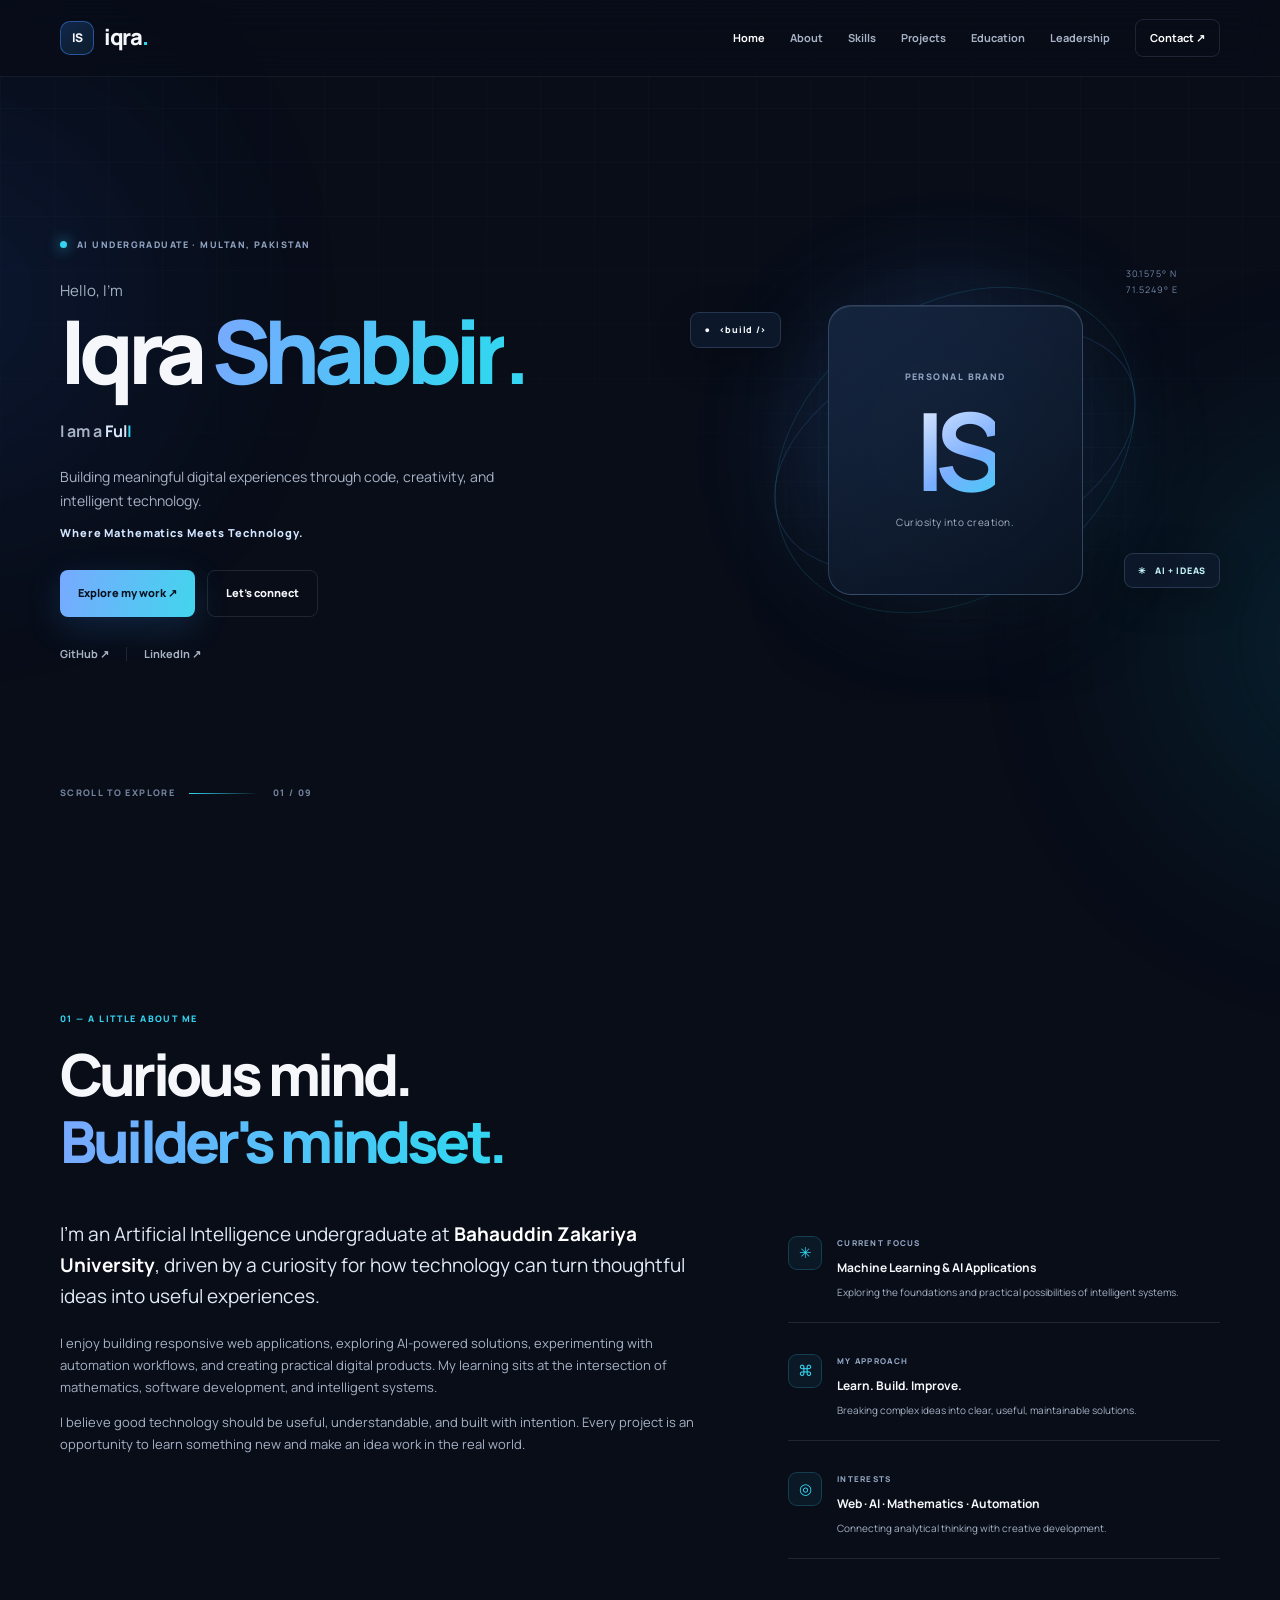
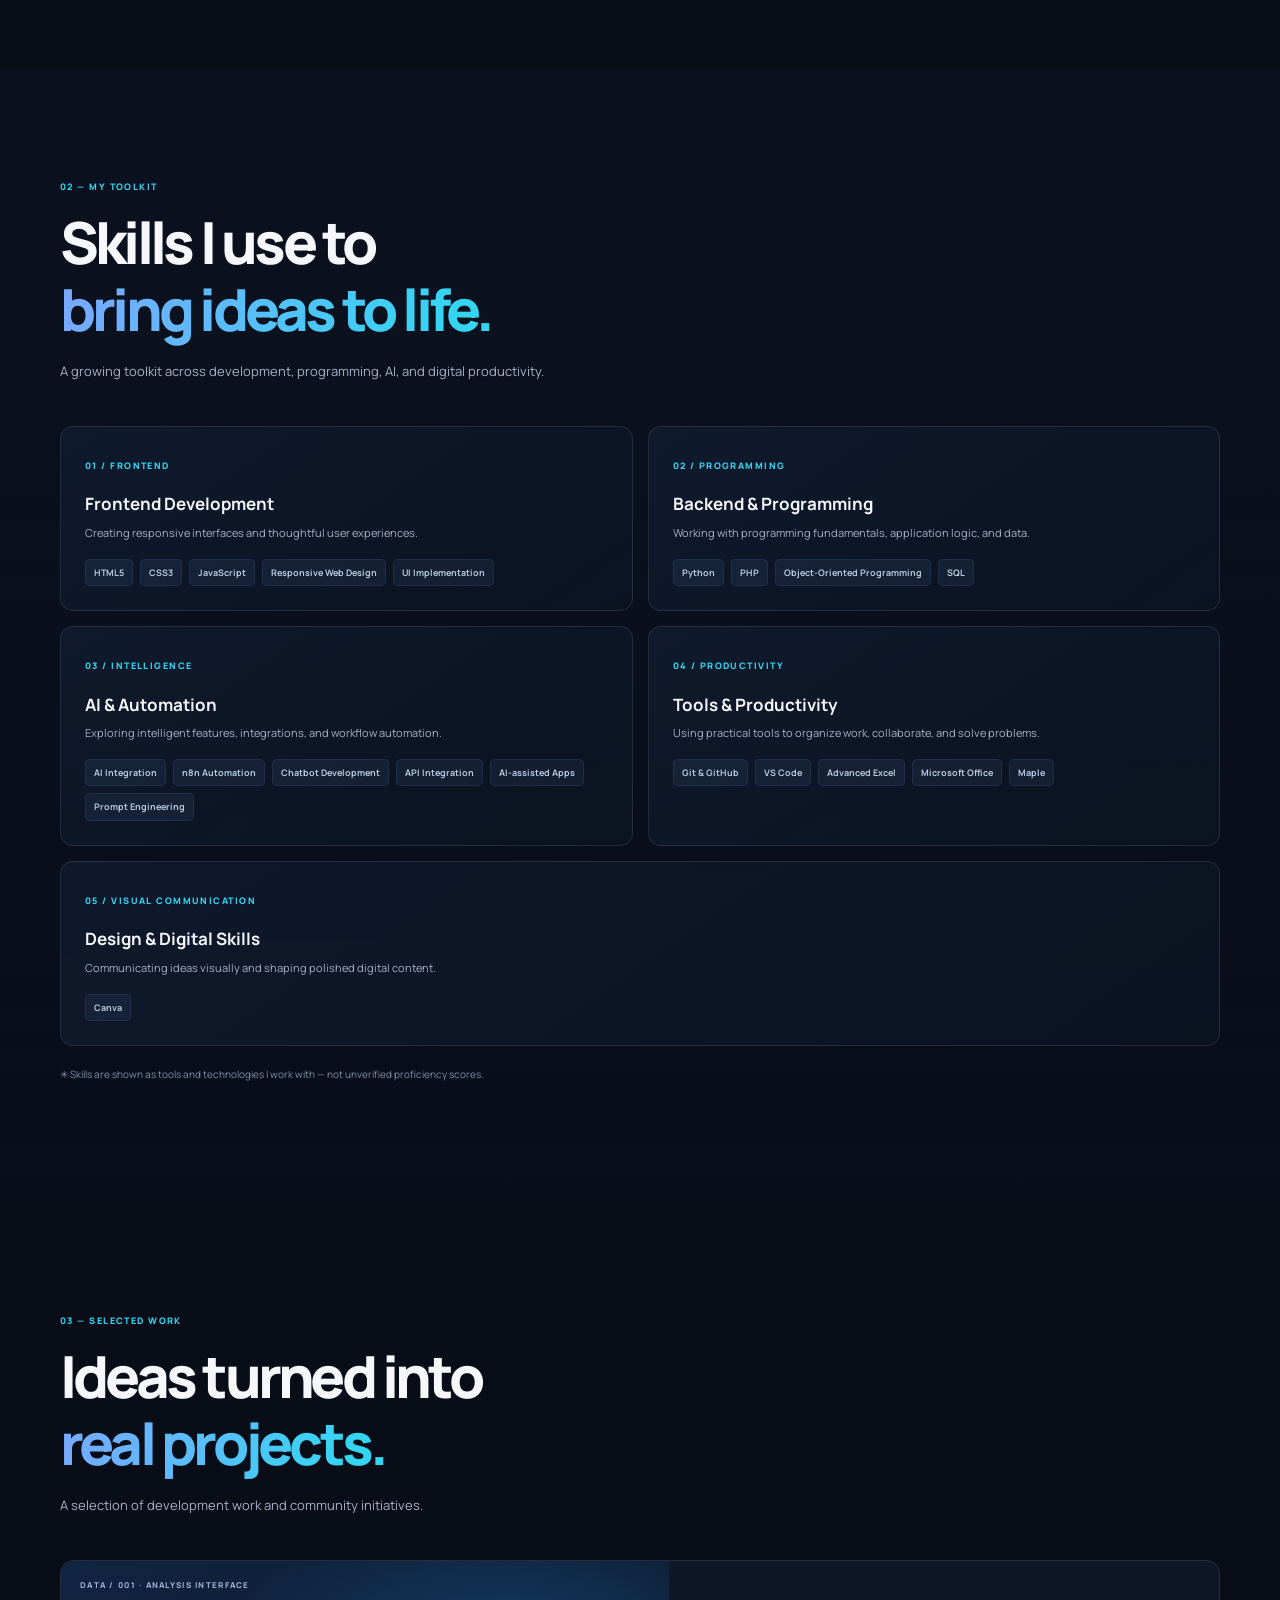
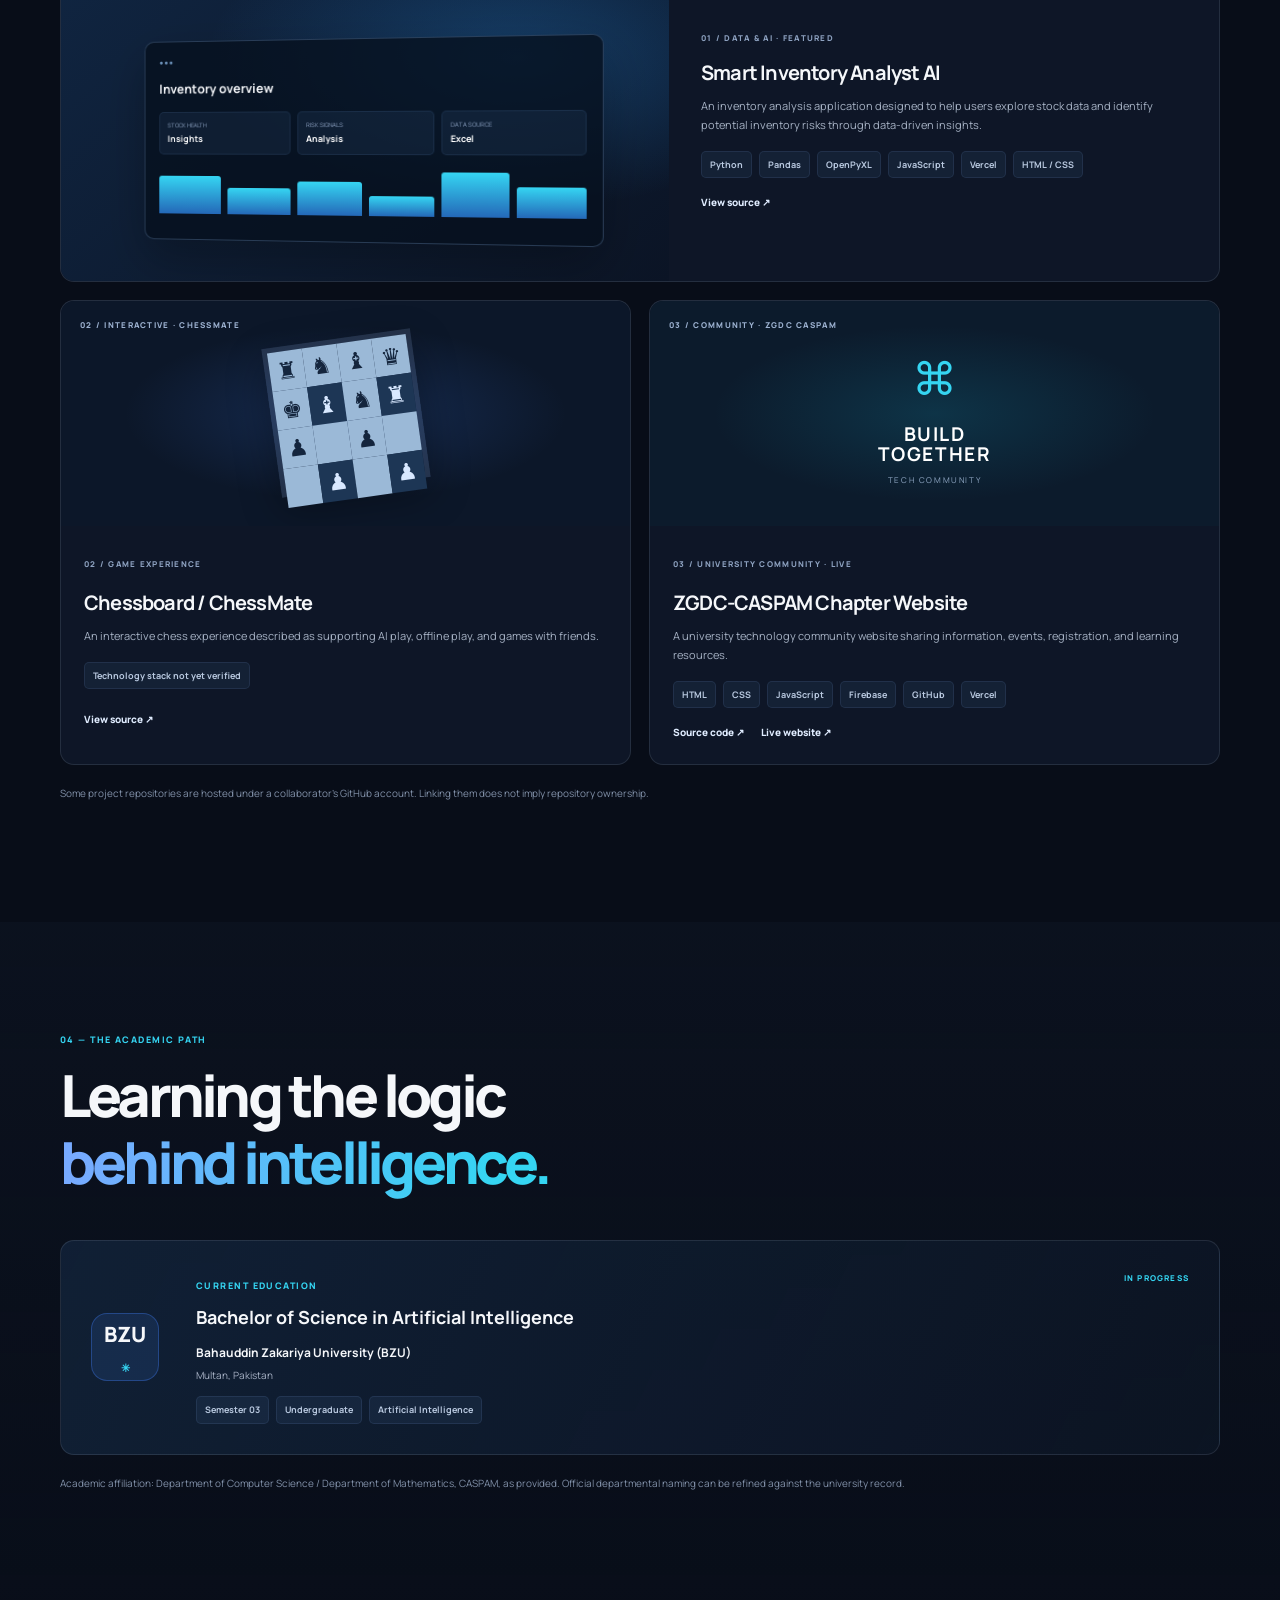
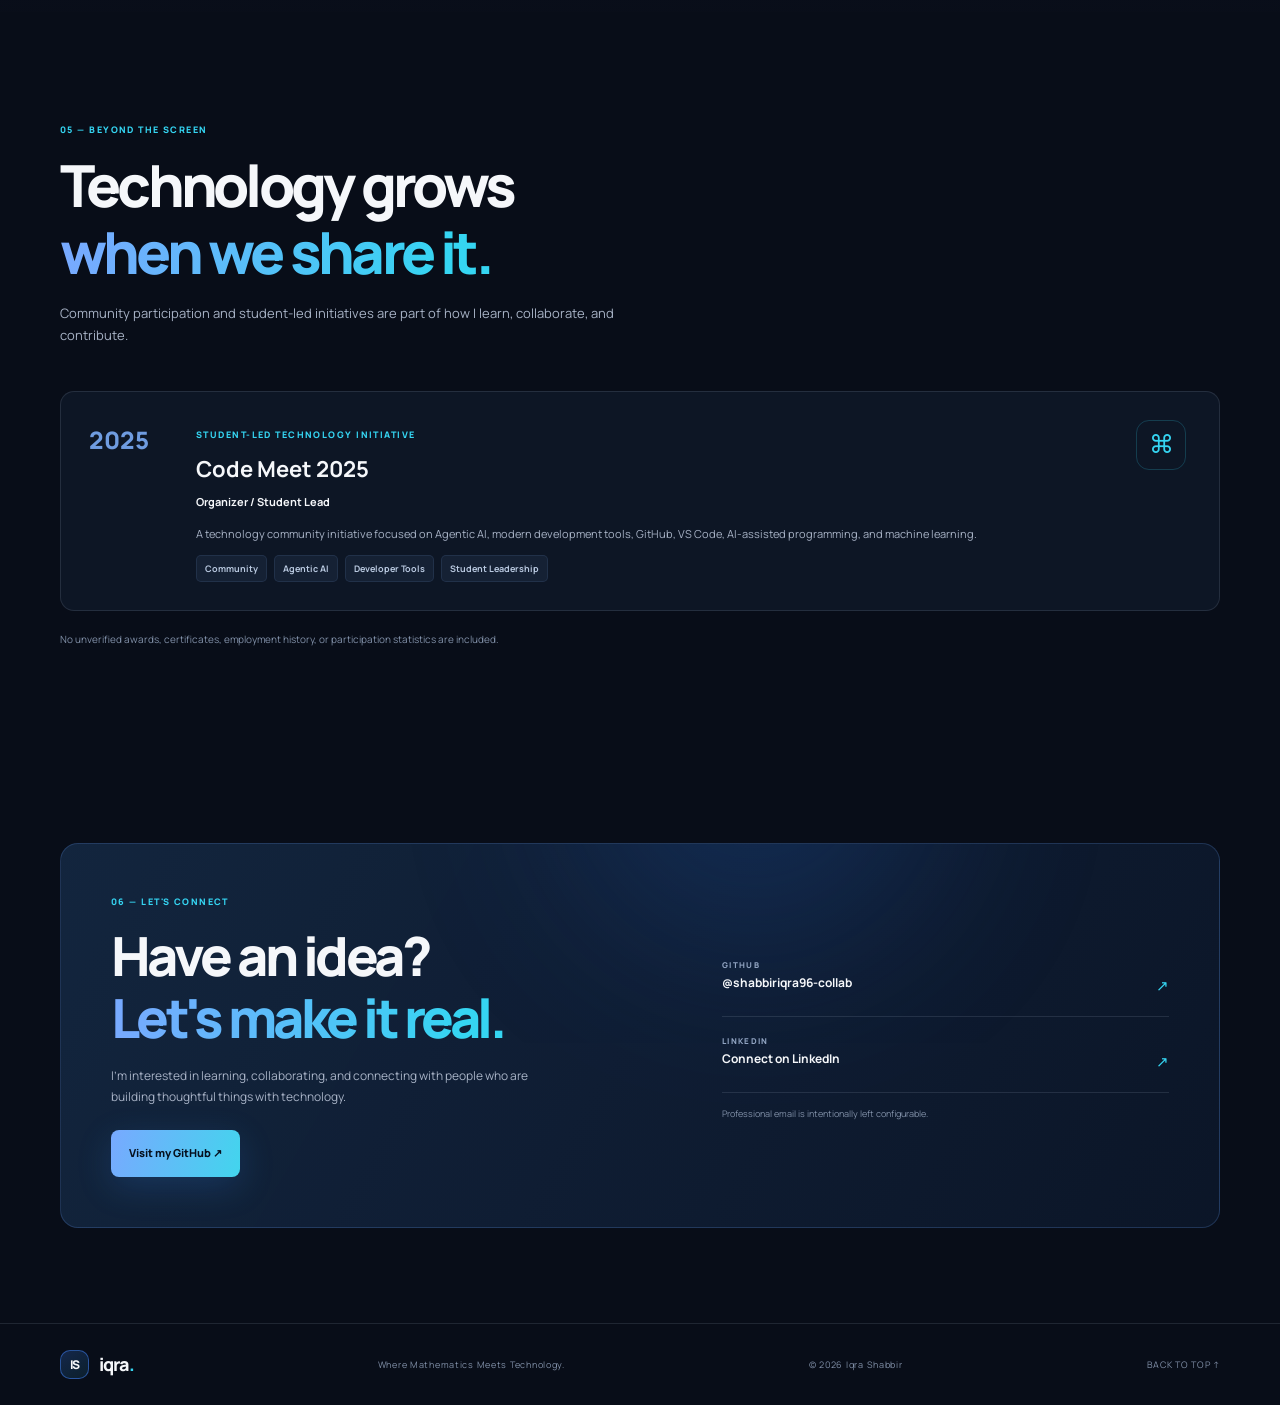
<file: index.html>
<!doctype html>
<html lang="en">
<head>
<meta charset="utf-8"><meta name="viewport" content="width=device-width,initial-scale=1">
<meta name="theme-color" content="#080d18">
<meta name="description" content="Iqra Shabbir — AI undergraduate, full-stack web developer, and AI & automation enthusiast. Where Mathematics Meets Technology.">
<meta name="author" content="Iqra Shabbir">
<meta property="og:title" content="Iqra Shabbir | AI Student & Developer">
<meta property="og:description" content="Building meaningful digital experiences through code, creativity, and intelligent technology.">
<meta property="og:type" content="website">
<title>Iqra Shabbir | AI Student & Full-Stack Developer</title>
<link rel="icon" href="assets/favicon.svg" type="image/svg+xml">
<link rel="preconnect" href="https://fonts.googleapis.com"><link rel="preconnect" href="https://fonts.gstatic.com" crossorigin>
<link href="https://fonts.googleapis.com/css2?family=Manrope:wght@400;500;600;700;800&display=swap" rel="stylesheet">
<link rel="stylesheet" href="style.css"><script src="script.js" defer></script>
</head>
<body>
<a class="skip" href="#main">Skip to content</a>
<div class="ambient a1"></div><div class="ambient a2"></div>
<header class="header"><nav class="nav wrap" aria-label="Main navigation">
<a class="brand" href="#home"><span class="brand-mark">IS</span><span>iqra<span class="cyan">.</span></span></a>
<button class="menu-toggle" aria-label="Open navigation menu" aria-expanded="false" aria-controls="nav-links"><i></i><i></i></button>
<div class="nav-links" id="nav-links">
<a href="#home">Home</a><a href="#about">About</a><a href="#skills">Skills</a><a href="#projects">Projects</a><a href="#education">Education</a><a href="#leadership">Leadership</a><a class="nav-cta" href="#contact">Contact ↗</a>
</div></nav></header>
<main id="main">
<section class="hero" id="home"><div class="wrap hero-grid">
<div class="hero-copy reveal"><p class="eyebrow"><span class="dot"></span> AI UNDERGRADUATE · MULTAN, PAKISTAN</p>
<p class="hello">Hello, I'm</p><h1>Iqra <span class="gradient">Shabbir</span><b>.</b></h1>
<div class="role">I am a <strong class="typed-role">Full-Stack Web Developer</strong><span class="cursor">|</span></div>
<p class="hero-desc">Building meaningful digital experiences through code, creativity, and intelligent technology.</p>
<p class="tagline">Where Mathematics Meets Technology.</p>
<div class="actions"><a class="btn primary" href="#projects">Explore my work ↗</a><a class="btn secondary" href="#contact">Let's connect</a></div>
<div class="social"><a href="https://github.com/shabbiriqra96-collab" target="_blank" rel="noopener">GitHub ↗</a><span></span><a href="https://www.linkedin.com/feed/" target="_blank" rel="noopener">LinkedIn ↗</a></div>
</div>
<div class="hero-art reveal" aria-label="IS initials personal brand mark"><div class="art-grid"></div><div class="orbit o1"></div><div class="orbit o2"></div><div class="glow"></div>
<div class="monogram"><small>PERSONAL BRAND</small><strong>IS</strong><span>Curiosity into creation<span class="cyan">.</span></span></div>
<span class="float-chip chip1">● &nbsp; &lt;build /&gt;</span><span class="float-chip chip2">✳ &nbsp; AI + IDEAS</span><span class="coords">30.1575° N<br>71.5249° E</span>
</div></div><div class="wrap scroll-hint">SCROLL TO EXPLORE <span></span> 01 / 09</div></section>

<section class="section" id="about"><div class="wrap"><div class="section-head reveal"><p class="kicker">01 — A LITTLE ABOUT ME</p><h2>Curious mind.<br><span class="gradient">Builder's mindset.</span></h2></div>
<div class="about-grid"><div class="about-copy reveal"><p class="lead">I’m an Artificial Intelligence undergraduate at <b>Bahauddin Zakariya University</b>, driven by a curiosity for how technology can turn thoughtful ideas into useful experiences.</p>
<p>I enjoy building responsive web applications, exploring AI-powered solutions, experimenting with automation workflows, and creating practical digital products. My learning sits at the intersection of mathematics, software development, and intelligent systems.</p>
<p>I believe good technology should be useful, understandable, and built with intention. Every project is an opportunity to learn something new and make an idea work in the real world.</p></div>
<div class="about-aside reveal">
<div class="note"><span>✳</span><div><small>CURRENT FOCUS</small><b>Machine Learning & AI Applications</b><p>Exploring the foundations and practical possibilities of intelligent systems.</p></div></div>
<div class="note"><span>⌘</span><div><small>MY APPROACH</small><b>Learn. Build. Improve.</b><p>Breaking complex ideas into clear, useful, maintainable solutions.</p></div></div>
<div class="note"><span>◎</span><div><small>INTERESTS</small><b>Web · AI · Mathematics · Automation</b><p>Connecting analytical thinking with creative development.</p></div></div>
</div></div></div></section>

<section class="section tinted" id="skills"><div class="wrap"><div class="section-head reveal"><p class="kicker">02 — MY TOOLKIT</p><h2>Skills I use to<br><span class="gradient">bring ideas to life.</span></h2><p class="intro">A growing toolkit across development, programming, AI, and digital productivity.</p></div>
<div class="skills-grid">
<article class="skill reveal"><small>01 / FRONTEND</small><h3>Frontend Development</h3><p>Creating responsive interfaces and thoughtful user experiences.</p><div class="tags"><span>HTML5</span><span>CSS3</span><span>JavaScript</span><span>Responsive Web Design</span><span>UI Implementation</span></div></article>
<article class="skill reveal"><small>02 / PROGRAMMING</small><h3>Backend & Programming</h3><p>Working with programming fundamentals, application logic, and data.</p><div class="tags"><span>Python</span><span>PHP</span><span>Object-Oriented Programming</span><span>SQL</span></div></article>
<article class="skill reveal"><small>03 / INTELLIGENCE</small><h3>AI & Automation</h3><p>Exploring intelligent features, integrations, and workflow automation.</p><div class="tags"><span>AI Integration</span><span>n8n Automation</span><span>Chatbot Development</span><span>API Integration</span><span>AI-assisted Apps</span><span>Prompt Engineering</span></div></article>
<article class="skill reveal"><small>04 / PRODUCTIVITY</small><h3>Tools & Productivity</h3><p>Using practical tools to organize work, collaborate, and solve problems.</p><div class="tags"><span>Git & GitHub</span><span>VS Code</span><span>Advanced Excel</span><span>Microsoft Office</span><span>Maple</span></div></article>
<article class="skill wide reveal"><small>05 / VISUAL COMMUNICATION</small><h3>Design & Digital Skills</h3><p>Communicating ideas visually and shaping polished digital content.</p><div class="tags"><span>Canva</span></div></article>
</div><p class="fineprint">✳ Skills are shown as tools and technologies I work with — not unverified proficiency scores.</p></div></section>

<section class="section" id="projects"><div class="wrap"><div class="section-head reveal"><p class="kicker">03 — SELECTED WORK</p><h2>Ideas turned into<br><span class="gradient">real projects.</span></h2><p class="intro">A selection of development work and community initiatives.</p></div>
<div class="projects">
<article class="project featured reveal"><div class="project-art inventory"><div class="art-label">DATA / 001 · ANALYSIS INTERFACE</div><div class="mock"><div class="mock-dots">● ● ●</div><b>Inventory overview</b><div class="mock-stats"><span>STOCK HEALTH<strong>Insights</strong></span><span>RISK SIGNALS<strong>Analysis</strong></span><span>DATA SOURCE<strong>Excel</strong></span></div><div class="bars"><i></i><i></i><i></i><i></i><i></i><i></i></div></div></div>
<div class="project-body"><small>01 / DATA & AI · FEATURED</small><h3>Smart Inventory Analyst AI</h3><p>An inventory analysis application designed to help users explore stock data and identify potential inventory risks through data-driven insights.</p><div class="tags"><span>Python</span><span>Pandas</span><span>OpenPyXL</span><span>JavaScript</span><span>Vercel</span><span>HTML / CSS</span></div><a class="project-link" href="https://github.com/rebiyamalik/smart-inventory-vercel" target="_blank" rel="noopener">View source ↗</a></div></article>
<article class="project reveal"><div class="project-art chess"><div class="art-label">02 / INTERACTIVE · CHESSMATE</div><div class="chessboard" aria-hidden="true"><span>♜</span><span>♞</span><span>♝</span><span>♛</span><span>♚</span><span>♝</span><span>♞</span><span>♜</span><span>♟</span><span></span><span>♟</span><span></span><span></span><span>♟</span><span></span><span>♟</span></div></div><div class="project-body"><small>02 / GAME EXPERIENCE</small><h3>Chessboard / ChessMate</h3><p>An interactive chess experience described as supporting AI play, offline play, and games with friends.</p><div class="tags"><span>Technology stack not yet verified</span></div><a class="project-link" href="https://github.com/rebiyamalik/chessbaord" target="_blank" rel="noopener">View source ↗</a></div></article>
<article class="project reveal"><div class="project-art community"><div class="art-label">03 / COMMUNITY · ZGDC CASPAM</div><div class="community-mark">⌘<b>BUILD<br>TOGETHER</b><small>TECH COMMUNITY</small></div></div><div class="project-body"><small>03 / UNIVERSITY COMMUNITY · LIVE</small><h3>ZGDC-CASPAM Chapter Website</h3><p>A university technology community website sharing information, events, registration, and learning resources.</p><div class="tags"><span>HTML</span><span>CSS</span><span>JavaScript</span><span>Firebase</span><span>GitHub</span><span>Vercel</span></div><div class="link-row"><a class="project-link" href="https://github.com/rebiyamalik/ZGDC-CASPAM-Chapter" target="_blank" rel="noopener">Source code ↗</a><a class="project-link" href="https://zgdccaspamchapter.vercel.app" target="_blank" rel="noopener">Live website ↗</a></div></div></article>
</div><p class="fineprint">Some project repositories are hosted under a collaborator's GitHub account. Linking them does not imply repository ownership.</p></div></section>

<section class="section tinted" id="education"><div class="wrap"><div class="section-head reveal"><p class="kicker">04 — THE ACADEMIC PATH</p><h2>Learning the logic<br><span class="gradient">behind intelligence.</span></h2></div>
<div class="education reveal"><div class="bzu">BZU<span>✳</span></div><div><small class="kicker">CURRENT EDUCATION</small><h3>Bachelor of Science in Artificial Intelligence</h3><b>Bahauddin Zakariya University (BZU)</b><p>Multan, Pakistan</p><div class="tags"><span>Semester 03</span><span>Undergraduate</span><span>Artificial Intelligence</span></div></div><small class="progress">IN PROGRESS</small></div>
<p class="fineprint">Academic affiliation: Department of Computer Science / Department of Mathematics, CASPAM, as provided. Official departmental naming can be refined against the university record.</p></div></section>

<section class="section" id="leadership"><div class="wrap"><div class="section-head reveal"><p class="kicker">05 — BEYOND THE SCREEN</p><h2>Technology grows<br><span class="gradient">when we share it.</span></h2><p class="intro">Community participation and student-led initiatives are part of how I learn, collaborate, and contribute.</p></div>
<article class="leadership reveal"><div class="year">2025</div><div><small class="kicker">STUDENT-LED TECHNOLOGY INITIATIVE</small><h3>Code Meet 2025</h3><b>Organizer / Student Lead</b><p>A technology community initiative focused on Agentic AI, modern development tools, GitHub, VS Code, AI-assisted programming, and machine learning.</p><div class="tags"><span>Community</span><span>Agentic AI</span><span>Developer Tools</span><span>Student Leadership</span></div></div><span class="lead-icon">⌘</span></article>
<p class="fineprint">No unverified awards, certificates, employment history, or participation statistics are included.</p></div></section>

<section class="section contact-section" id="contact"><div class="wrap contact-panel reveal"><div class="contact-copy"><p class="kicker">06 — LET'S CONNECT</p><h2>Have an idea?<br><span class="gradient">Let's make it real.</span></h2><p>I'm interested in learning, collaborating, and connecting with people who are building thoughtful things with technology.</p><a class="btn primary" id="email-cta" href="https://github.com/shabbiriqra96-collab" target="_blank" rel="noopener">Visit my GitHub ↗</a></div>
<div class="contact-links"><a href="https://github.com/shabbiriqra96-collab" target="_blank" rel="noopener"><small>GITHUB</small><b>@shabbiriqra96-collab</b><span>↗</span></a><a href="https://www.linkedin.com/feed/" target="_blank" rel="noopener"><small>LINKEDIN</small><b>Connect on LinkedIn</b><span>↗</span></a><p>Professional email is intentionally left configurable.</p></div></div></section>
</main>
<footer><div class="wrap footer"><a class="brand" href="#home"><span class="brand-mark">IS</span><span>iqra<span class="cyan">.</span></span></a><p>Where Mathematics Meets Technology.</p><span>© <span id="year">2026</span> Iqra Shabbir</span><a href="#top">BACK TO TOP ↑</a></div></footer>
</body></html>
</file>
<file: style.css>
:root{--bg:#080d18;--panel:#101827;--text:#f5f7fa;--muted:#a7b2c5;--blue:#4285ff;--cyan:#35d5f2;--line:rgba(167,178,197,.15);--font:"Manrope",sans-serif;--max:1160px}*{box-sizing:border-box}html{scroll-behavior:smooth;scroll-padding-top:85px}body{margin:0;background:var(--bg);color:var(--text);font:15px/1.7 var(--font);overflow-x:hidden}body:before{content:"";position:fixed;inset:0;z-index:-2;pointer-events:none;background-image:linear-gradient(rgba(130,160,210,.035) 1px,transparent 1px),linear-gradient(90deg,rgba(130,160,210,.035) 1px,transparent 1px);background-size:54px 54px;mask-image:linear-gradient(#000,transparent 85%)}a{color:inherit;text-decoration:none}.wrap{width:min(var(--max),calc(100% - 48px));margin:auto}.skip{position:absolute;top:-60px;left:15px;z-index:99;padding:10px;background:#fff;color:#080d18}.skip:focus{top:10px}.ambient{position:fixed;z-index:-1;width:420px;height:420px;border-radius:50%;filter:blur(110px);opacity:.13;pointer-events:none}.a1{top:10%;left:-260px;background:#245bcb}.a2{right:-300px;top:48%;background:#0a9fbd}.header{position:sticky;top:0;z-index:50;background:rgba(8,13,24,.84);backdrop-filter:blur(18px);border-bottom:1px solid rgba(167,178,197,.09)}.nav{height:76px;display:flex;align-items:center;justify-content:space-between}.brand{display:flex;align-items:center;gap:10px;font-size:22px;font-weight:800;letter-spacing:-.06em}.brand-mark{width:34px;height:34px;display:grid;place-items:center;border:1px solid #4285ff80;border-radius:10px;background:linear-gradient(145deg,#4285ff38,#35d5f218);font-size:12px}.cyan{color:var(--cyan)}.nav-links{display:flex;align-items:center;gap:25px}.nav-links a{font-size:11px;color:var(--muted);font-weight:700;transition:color .2s}.nav-links a:hover,.nav-links a.active{color:white}.nav-links .nav-cta{padding:9px 14px;border:1px solid var(--line);border-radius:8px;color:white}.menu-toggle{display:none}.hero{min-height:calc(100svh - 76px);display:flex;flex-direction:column;justify-content:center;padding:68px 0 25px;overflow:hidden}.hero-grid{display:grid;grid-template-columns:1.05fr .95fr;align-items:center;gap:45px}.eyebrow,.kicker,.skill>small,.project-body>small,.art-label,.note small,.contact-links small{font-size:9px;letter-spacing:.16em;font-weight:800;color:#91a4c2}.eyebrow{display:flex;align-items:center;gap:10px;margin:0 0 25px}.dot{width:7px;height:7px;border-radius:50%;background:var(--cyan);box-shadow:0 0 14px var(--cyan)}.hello{color:var(--muted);margin:0}.hero h1{font-size:clamp(55px,7.2vw,88px);line-height:1.08;letter-spacing:-.075em;margin:0;font-weight:800}.hero h1>b{color:var(--cyan)}.gradient{background:linear-gradient(105deg,#77aaff 5%,#35d5f2 88%);-webkit-background-clip:text;background-clip:text;color:transparent}.role{margin-top:20px;font-size:16px;font-weight:700}.role{color:var(--muted)}.role strong{color:#dce9ff}.cursor{color:var(--cyan);animation:blink .9s steps(2,start) infinite}.hero-desc{max-width:500px;color:var(--muted);font-size:14px;margin:20px 0 10px}.tagline{font-size:11px;letter-spacing:.08em;font-weight:800;color:#d2e5ff}.actions{display:flex;flex-wrap:wrap;gap:12px;margin-top:27px}.btn{min-height:47px;display:inline-flex;align-items:center;justify-content:center;padding:0 18px;border-radius:8px;font-size:11px;font-weight:800;transition:transform .2s,box-shadow .2s}.btn:hover{transform:translateY(-3px)}.primary{color:#06101e;background:linear-gradient(105deg,#78a9ff,#42d5ed);box-shadow:0 10px 35px #359aff2e}.secondary{border:1px solid var(--line)}.social{display:flex;align-items:center;gap:17px;margin-top:28px}.social a{font-size:11px;color:var(--muted);font-weight:700}.social a:hover{color:white}.social span{height:14px;width:1px;background:var(--line)}.hero-art{height:460px;position:relative;display:grid;place-items:center;isolation:isolate}.art-grid{position:absolute;inset:5%;background-image:linear-gradient(#5a82be14 1px,transparent 1px),linear-gradient(90deg,#5a82be14 1px,transparent 1px);background-size:34px 34px;mask-image:radial-gradient(ellipse,#000 20%,transparent 72%)}.glow{position:absolute;width:290px;height:290px;border-radius:50%;background:linear-gradient(145deg,#4285ff59,#35d5f21a);filter:blur(55px)}.orbit{position:absolute;border:1px solid #5d9dff30;border-radius:50%;transform:rotate(-22deg)}.o1{width:380px;height:220px}.o2{width:290px;height:390px;transform:rotate(55deg);border-color:#35d5f226}.monogram{width:255px;height:290px;z-index:2;position:relative;display:flex;flex-direction:column;align-items:center;justify-content:center;border:1px solid #98beff40;border-radius:23px;background:linear-gradient(145deg,#172741d9,#091220d9);box-shadow:0 25px 80px #0005,inset 0 1px #ffffff14;backdrop-filter:blur(18px)}.monogram small{font-size:9px;letter-spacing:.16em;color:#91a4c2;font-weight:800}.monogram strong{font-size:108px;line-height:1.2;letter-spacing:-.1em;background:linear-gradient(145deg,#f6f9ff,#7baeff 60%,#35d5f2);-webkit-background-clip:text;color:transparent}.monogram>span{font-size:10px;color:var(--muted);letter-spacing:.05em}.float-chip{position:absolute;z-index:3;padding:9px 13px;border:1px solid #93b5e833;border-radius:9px;background:#0e1a2ce8;font-size:9px;letter-spacing:.08em;font-weight:800;box-shadow:0 10px 35px #0004}.chip1{top:20%;left:0}.chip2{right:0;bottom:20%;color:#c8f8ff}.coords{position:absolute;right:8%;top:10%;font-size:9px;line-height:1.8;letter-spacing:.1em;color:#7287a7}.scroll-hint{display:flex;align-items:center;gap:14px;margin-top:30px;color:#73839d;font-size:9px;font-weight:800;letter-spacing:.15em}.scroll-hint span{height:1px;width:70px;background:linear-gradient(90deg,var(--cyan),transparent)}.section{padding:110px 0;position:relative}.tinted{background:linear-gradient(180deg,#10182770,#1018271c)}.section-head{margin-bottom:44px}.kicker{margin:0 0 15px;color:var(--cyan)}.section-head h2,.contact-copy h2{font-size:clamp(38px,5vw,58px);line-height:1.15;letter-spacing:-.065em;margin:0;font-weight:800}.intro{max-width:560px;color:var(--muted);font-size:13px;margin-top:17px}.about-grid{display:grid;grid-template-columns:1.2fr .8fr;gap:80px}.about-copy p{max-width:660px;color:var(--muted);font-size:13px}.about-copy .lead{font-size:19px;line-height:1.65;color:#e1e9f5;margin-top:0}.about-copy b{color:white}.about-aside{display:grid;gap:14px}.note{display:flex;gap:15px;padding:17px 0;border-bottom:1px solid var(--line)}.note>span{width:34px;height:34px;flex:0 0 34px;display:grid;place-items:center;color:var(--cyan);border:1px solid #35d5f233;border-radius:9px;background:#35d5f20f}.note small{display:block;font-size:8px;margin-bottom:5px}.note b{font-size:12px}.note p{font-size:10px;color:var(--muted);margin:4px 0}.skills-grid{display:grid;grid-template-columns:repeat(2,1fr);gap:15px}.skill{padding:24px;border:1px solid var(--line);border-radius:13px;background:linear-gradient(145deg,#111d30d1,#0c1422cc);transition:transform .25s,border-color .25s}.skill:hover,.project:hover{transform:translateY(-5px);border-color:#4285ff66}.skill>small{color:var(--cyan)}.skill h3{font-size:17px;margin:14px 0 5px}.skill p,.project-body p{font-size:11px;color:var(--muted);margin:0 0 16px}.wide{grid-column:1/-1}.tags{display:flex;flex-wrap:wrap;gap:7px}.tags span{padding:5px 8px;border-radius:5px;background:#78a0dc14;border:1px solid #78a0dc20;color:#b9c9e0;font-size:9px;font-weight:700}.fineprint{font-size:10px;color:#8190a8;margin-top:20px}.projects{display:grid;grid-template-columns:repeat(2,1fr);gap:18px}.project{overflow:hidden;border:1px solid var(--line);border-radius:14px;background:#0f192ae0;transition:transform .25s,border-color .25s}.featured{grid-column:1/-1;display:grid;grid-template-columns:1.05fr .95fr}.project-art{height:225px;position:relative;overflow:hidden;background:#0d1b31}.featured .project-art{height:100%;min-height:320px}.art-label{position:absolute;z-index:2;top:17px;left:19px;right:19px;color:#9db2d1;font-size:8px}.inventory{background:radial-gradient(ellipse at 75% 30%,#2071b966,transparent 48%),linear-gradient(140deg,#102541,#0b1425)}.mock{position:absolute;left:12%;right:12%;top:24%;bottom:12%;padding:15px;border:1px solid #91bef53d;border-radius:10px;background:#060f1dcc;box-shadow:0 20px 50px #0004;transform:perspective(700px) rotateY(-7deg)}.mock-dots{font-size:7px;color:#6d94bd;margin-bottom:8px}.mock>b{font-size:13px}.mock-stats{display:grid;grid-template-columns:repeat(3,1fr);gap:7px;margin-top:12px}.mock-stats span{padding:8px;background:#5b87c31a;border:1px solid #5b87c322;border-radius:5px;font-size:6px;color:#8fa4c4}.mock-stats strong{display:block;color:white;font-size:9px}.bars{height:48px;display:flex;align-items:end;gap:7px;margin-top:13px}.bars i{flex:1;height:var(--h,70%);border-radius:3px 3px 0 0;background:linear-gradient(0deg,#2468b8,#35d5f2)}.bars i:nth-child(1){--h:82%}.bars i:nth-child(2){--h:56%}.bars i:nth-child(3){--h:70%}.bars i:nth-child(4){--h:42%}.bars i:nth-child(5){--h:92%}.bars i:nth-child(6){--h:63%}.project-body{padding:23px}.featured .project-body{display:flex;flex-direction:column;justify-content:center;padding:32px}.project-body>small{font-size:8px;color:#8ea2c1}.project-body h3{font-size:20px;letter-spacing:-.04em;margin:12px 0 7px}.project-body .tags{margin-bottom:16px}.project-link{font-size:10px;font-weight:800;color:#e0ecff}.project-link:hover{color:var(--cyan)}.link-row{display:flex;gap:17px;flex-wrap:wrap}.chess{display:grid;place-items:center;background:radial-gradient(ellipse,#4285ff33,transparent 55%),#0c1729}.chessboard{width:150px;height:150px;display:grid;grid-template-columns:repeat(4,1fr);grid-template-rows:repeat(4,1fr);border:5px solid #a0bee626;box-shadow:0 15px 40px #0005;transform:rotate(-8deg)}.chessboard span{display:grid;place-items:center;font-size:23px;color:#d8e8ff;background:#1d3655}.chessboard span:nth-child(4n+1),.chessboard span:nth-child(4n+3),.chessboard span:nth-child(2),.chessboard span:nth-child(4),.chessboard span:nth-child(5),.chessboard span:nth-child(7),.chessboard span:nth-child(10),.chessboard span:nth-child(12),.chessboard span:nth-child(13),.chessboard span:nth-child(15){background:#9bb9d7;color:#14253d}.community{display:grid;place-items:center;background:radial-gradient(ellipse,#1596b433,transparent 55%),#0c1b2c}.community-mark{display:grid;justify-items:center;text-align:center;z-index:1}.community-mark>span{font-size:45px}.community-mark{font-size:45px;color:var(--cyan)}.community-mark b{font-size:19px;line-height:1.05;letter-spacing:.08em;color:white;margin:8px}.community-mark small{font-size:8px;letter-spacing:.2em;color:#91a8c5}.education{display:grid;grid-template-columns:80px 1fr auto;align-items:center;gap:25px;padding:30px;border:1px solid var(--line);border-radius:14px;background:linear-gradient(115deg,#122238e6,#0d1625cc)}.bzu{width:68px;height:68px;display:grid;place-items:center;border-radius:16px;border:1px solid #4285ff55;background:#4285ff20;font-size:21px;font-weight:800}.bzu span{font-size:11px;color:var(--cyan)}.education h3{font-size:18px;margin:6px 0}.education b{font-size:12px}.education p{font-size:10px;color:var(--muted);margin:3px 0 12px}.progress{font-size:8px;letter-spacing:.15em;color:var(--cyan);font-weight:800;align-self:start}.leadership{display:grid;grid-template-columns:85px 1fr 55px;gap:22px;align-items:start;padding:28px;border:1px solid var(--line);border-radius:14px;background:#0f192acc}.year{font-size:24px;font-weight:800;color:#6f9ce0}.leadership h3{font-size:22px;margin:6px 0 0}.leadership b{font-size:11px}.leadership p{font-size:11px;color:var(--muted)}.lead-icon{width:50px;height:50px;display:grid;place-items:center;border-radius:13px;border:1px solid #35d5f233;color:var(--cyan);font-size:25px}.contact-section{padding-top:75px;padding-bottom:95px}.contact-panel{position:relative;display:grid;grid-template-columns:1.1fr .9fr;gap:65px;padding:50px;border:1px solid #5e93e03b;border-radius:18px;overflow:hidden;background:linear-gradient(120deg,#142742eb,#0c1729f0)}.contact-panel:before{content:"";position:absolute;width:350px;height:350px;right:25%;top:-250px;border-radius:50%;background:#2465c7;filter:blur(100px);opacity:.23}.contact-copy,.contact-links{position:relative}.contact-copy h2{font-size:clamp(38px,4.5vw,54px)}.contact-copy>p:not(.kicker){max-width:450px;color:var(--muted);font-size:12px;margin:18px 0 23px}.contact-links{display:flex;flex-direction:column;justify-content:center}.contact-links>a{display:grid;grid-template-columns:1fr auto;gap:2px;padding:17px 0;border-bottom:1px solid var(--line)}.contact-links small{grid-column:1/-1;font-size:8px}.contact-links b{font-size:12px}.contact-links>a>span{color:var(--cyan)}.contact-links p{font-size:9px;color:#8190a8;margin-top:13px}footer{border-top:1px solid var(--line);padding:24px 0}.footer{display:flex;align-items:center;justify-content:space-between;gap:18px}.footer .brand{font-size:18px}.footer .brand-mark{width:29px;height:29px}.footer p,.footer>span,.footer>a:last-child{font-size:9px;color:#8190a8;letter-spacing:.08em}.reveal{opacity:0;transform:translateY(18px);transition:opacity .65s ease,transform .65s ease}.reveal.visible{opacity:1;transform:none}@keyframes blink{to{visibility:hidden}}@media(max-width:900px){.nav-links{gap:13px}.nav-links a{font-size:9px}.hero-grid{gap:15px}.hero-art{height:390px}.monogram{width:220px;height:255px}.monogram strong{font-size:95px}.about-grid{gap:40px}.contact-panel{gap:35px;padding:38px}}@media(max-width:700px){.wrap{width:calc(100% - 36px)}.section{padding:80px 0}.nav{height:66px}.menu-toggle{display:flex;width:42px;height:42px;align-items:center;justify-content:center;flex-direction:column;gap:6px;border:1px solid var(--line);border-radius:8px;background:none}.menu-toggle i{width:17px;height:1.5px;background:white;transition:transform .2s}.menu-toggle[aria-expanded=true] i:first-child{transform:translateY(3.75px) rotate(45deg)}.menu-toggle[aria-expanded=true] i:last-child{transform:translateY(-3.75px) rotate(-45deg)}.nav-links{position:absolute;top:66px;left:0;right:0;display:none;flex-direction:column;align-items:stretch;gap:0;padding:10px 18px 18px;background:#080d18f7;border-bottom:1px solid var(--line)}.nav-links.open{display:flex}.nav-links a{padding:11px 8px;font-size:12px}.nav-links .nav-cta{margin-top:7px;text-align:center}.hero{min-height:auto;padding:75px 0 22px}.hero-grid{grid-template-columns:1fr;gap:5px}.hero h1{font-size:clamp(52px,14vw,76px)}.hero-desc{font-size:13px}.role{font-size:14px}.hero-art{height:320px;margin-top:5px}.monogram{width:185px;height:215px}.monogram strong{font-size:82px}.o1{width:280px;height:165px}.o2{height:280px;width:220px}.glow{width:220px;height:220px}.chip1{left:0;top:18%}.chip2{right:0;bottom:16%}.coords{right:8%;top:7%}.scroll-hint{margin-top:10px}.section-head{margin-bottom:32px}.section-head h2{font-size:clamp(36px,10vw,48px)}.about-grid{grid-template-columns:1fr;gap:25px}.about-copy .lead{font-size:17px}.skills-grid,.projects{grid-template-columns:1fr}.wide,.featured{grid-column:auto}.featured{grid-template-columns:1fr}.featured .project-art{height:230px;min-height:230px}.featured .project-body{padding:23px}.skill{padding:21px}.education{grid-template-columns:58px 1fr;gap:15px;padding:21px}.bzu{width:53px;height:53px;font-size:17px}.education h3{font-size:15px}.progress{grid-column:2}.leadership{grid-template-columns:1fr auto;gap:10px;padding:22px}.year{grid-column:1/-1;font-size:20px}.leadership h3{font-size:20px}.lead-icon{grid-column:2;grid-row:2;width:42px;height:42px}.contact-panel{grid-template-columns:1fr;gap:25px;padding:27px 22px}.contact-copy h2{font-size:39px}.footer{flex-wrap:wrap;justify-content:space-between}.footer p{order:3;flex-basis:100%;margin:0}.footer>span,.footer>a:last-child{font-size:8px}}@media(max-width:380px){.wrap{width:calc(100% - 28px)}.hero-art{height:290px}.monogram{width:165px;height:195px}.monogram strong{font-size:73px}.actions{gap:8px}.btn{padding:0 12px;font-size:10px}.contact-copy h2{font-size:34px}}@media(prefers-reduced-motion:reduce){html{scroll-behavior:auto}*,*::before,*::after{animation-duration:.01ms!important;animation-iteration-count:1!important;transition-duration:.01ms!important}.reveal{opacity:1;transform:none}}
</file>
